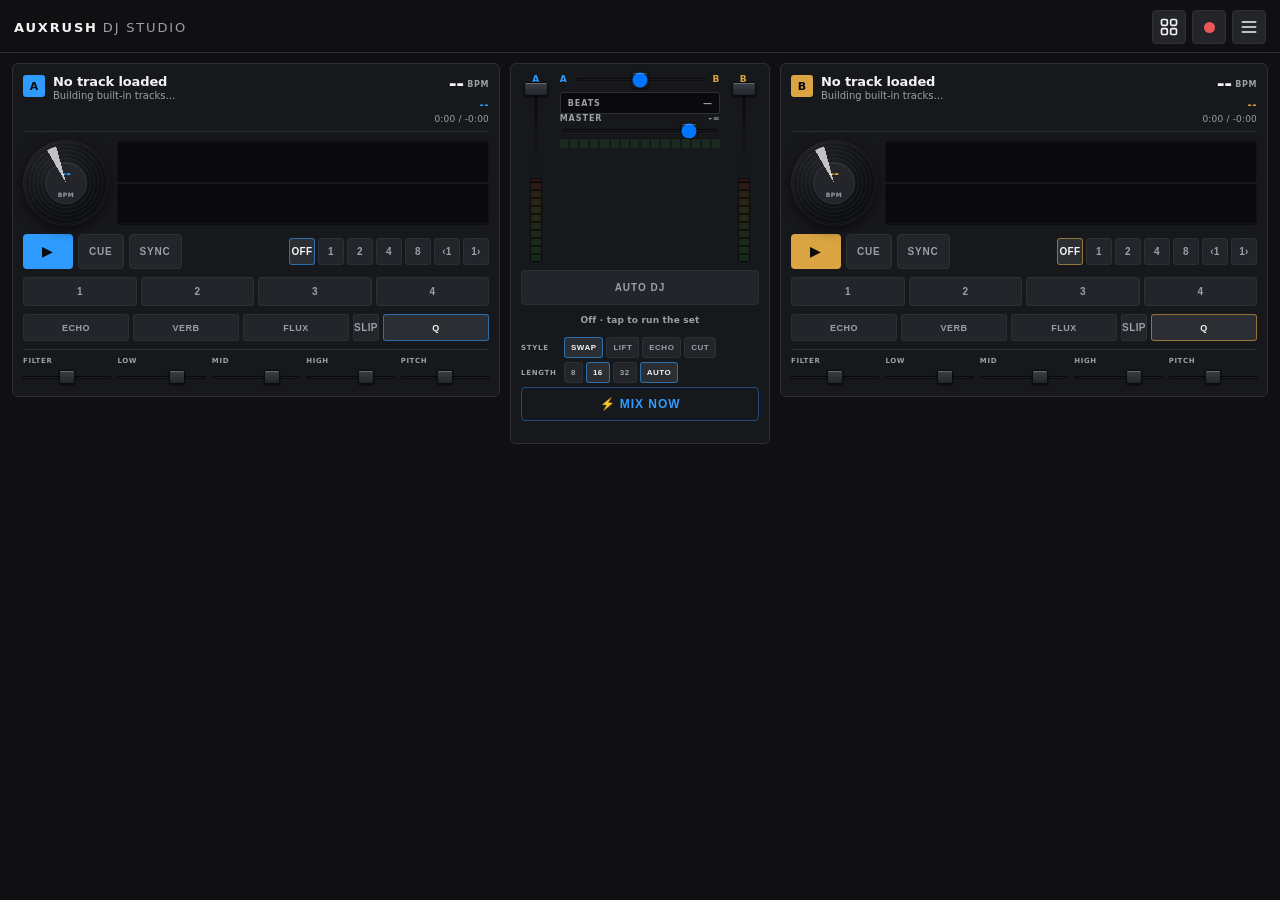
<file: index.html>
<!DOCTYPE html>
<html lang="en">
<head>
<meta charset="utf-8">
<meta name="viewport" content="width=device-width, initial-scale=1, maximum-scale=1, user-scalable=no, viewport-fit=cover">
<meta name="apple-mobile-web-app-capable" content="yes">
<meta name="theme-color" content="#0a0a0f">
<title>AuxRush DJ Studio</title>
<link rel="stylesheet" href="styles.css">
</head>
<body>

<div class="app">
  <header class="topbar">
    <div class="brand"><span class="brand-a">AUXRUSH</span><span class="brand-b">DJ STUDIO</span></div>
    <div class="top-actions">
      <button id="padsBtn" class="icon-btn" title="Sampler pads" aria-label="Sampler pads">
        <svg viewBox="0 0 24 24" width="20" height="20" fill="none" stroke="currentColor" stroke-width="2">
          <rect x="3" y="3" width="7" height="7" rx="1.5"/>
          <rect x="14" y="3" width="7" height="7" rx="1.5"/>
          <rect x="3" y="14" width="7" height="7" rx="1.5"/>
          <rect x="14" y="14" width="7" height="7" rx="1.5"/>
        </svg>
      </button>
      <button id="recordBtn" class="icon-btn" title="Record set" aria-label="Record set">
        <span class="record-dot"></span>
      </button>
      <button id="libraryBtn" class="icon-btn" title="Library" aria-label="Open library">
        <svg viewBox="0 0 24 24" width="20" height="20" fill="none" stroke="currentColor" stroke-width="2" stroke-linecap="round">
          <path d="M4 6h16M4 12h16M4 18h16"/>
        </svg>
      </button>
    </div>
  </header>

  <main class="mixer">
    <section class="deck-slot" data-deck="a"></section>

    <section class="strip">
      <div class="strip-mix">
        <div class="chan">
          <span class="chan-label a">A</span>
          <div id="faderA" class="vfader" aria-label="Deck A volume">
            <div class="vf-track"><div class="vf-fill"></div></div>
            <div class="vf-thumb"></div>
          </div>
          <div class="chan-meter"><div id="meterA" class="chan-meter-fill"></div></div>
        </div>

        <div class="chan-center">
          <div class="crossfader-row">
            <span class="cross-label a">A</span>
            <input id="crossfader" class="crossfader" type="range" min="0" max="1" step="0.005" value="0.5" aria-label="Crossfader">
            <span class="cross-label b">B</span>
          </div>
          <div class="beat-sync">
            <span class="beat-sync-label">BEATS</span>
            <span id="beatState" class="beat-sync-state">—</span>
          </div>
          <div class="master">
            <div class="master-top">
              <span>MASTER</span>
              <span id="masterLevelText">-∞</span>
            </div>
            <input id="masterVolume" class="master-volume" type="range" min="0" max="1" step="0.01" value="0.85" aria-label="Master volume">
            <div class="master-meter" id="masterMeter"></div>
          </div>
        </div>

        <div class="chan">
          <span class="chan-label b">B</span>
          <div id="faderB" class="vfader" aria-label="Deck B volume">
            <div class="vf-track"><div class="vf-fill"></div></div>
            <div class="vf-thumb"></div>
          </div>
          <div class="chan-meter"><div id="meterB" class="chan-meter-fill"></div></div>
        </div>
      </div>

      <div class="strip-block">
        <div class="strip-row">
          <button id="autoDJBtn" class="btn auto">AUTO DJ</button>
          <div id="autoNext" class="auto-next">Off · tap to run the set</div>
          <div class="auto-settings">
            <div class="set-row">
              <span class="set-label">STYLE</span>
              <button class="set-chip active" data-astyle="swap">SWAP</button>
              <button class="set-chip" data-astyle="lift">LIFT</button>
              <button class="set-chip" data-astyle="echo">ECHO</button>
              <button class="set-chip" data-astyle="cut">CUT</button>
            </div>
            <div class="set-row">
              <span class="set-label">LENGTH</span>
              <button class="set-chip" data-alen="8">8</button>
              <button class="set-chip active" data-alen="16">16</button>
              <button class="set-chip" data-alen="32">32</button>
              <button class="set-chip active" data-alen="auto">AUTO</button>
            </div>
            <button id="mixNow" class="btn ghost wide">⚡ MIX NOW</button>
          </div>
          <div id="nextList" class="next-list"></div>
        </div>
      </div>
    </section>

    <section class="deck-slot" data-deck="b"></section>
  </main>
</div>

<div id="padTray" class="pad-tray hidden">
  <div class="pad-tray-head">
    <span>SAMPLER</span>
    <button id="padsClose" class="icon-btn" aria-label="Close pads">✕</button>
  </div>
  <div id="padGrid" class="pad-grid"></div>
</div>

<div id="sheet" class="sheet hidden" role="dialog" aria-modal="true" aria-label="Library">
  <div class="sheet-head">
    <div class="sheet-title">Library</div>
    <div class="mini-transport">
      <button id="miniA" class="btn tiny mini-a" title="Play or pause deck A">A</button>
      <button id="miniB" class="btn tiny mini-b" title="Play or pause deck B">B</button>
    </div>
    <button id="sheetClose" class="icon-btn" aria-label="Close">
      <svg viewBox="0 0 24 24" width="20" height="20" fill="none" stroke="currentColor" stroke-width="2" stroke-linecap="round">
        <path d="M6 6l12 12M18 6L6 18"/>
      </svg>
    </button>
  </div>
  <div class="sheet-body">
    <div class="lib-tools">
      <div class="lib-tabs">
        <button id="tabMix" class="lib-tab active">Mix</button>
        <button id="tabFree" class="lib-tab">Free</button>
        <button id="tabVideos" class="lib-tab">Videos</button>
      </div>
      <input id="libSearch" class="lib-search" type="search" placeholder="Search title, artist, key" aria-label="Search library">
    </div>

    <div id="freePane" class="free-pane hidden">
      <div class="free-genres" id="freeGenres"></div>
      <div class="free-note">
        Creative Commons releases from real artists via the Internet Archive — free to
        download and mix. Commercial releases aren't licensed for that; import your own
        copy if you have one.
      </div>

      <div class="sc-box">
        <div class="sc-head">SOUNDCLOUD · SPOTIFY</div>
        <div class="sc-row">
          <input id="scUrl" class="lib-search" type="url" placeholder="Paste a SoundCloud or Spotify track link" aria-label="SoundCloud or Spotify link">
          <button id="scAdd" class="btn ghost">Add</button>
        </div>
        <div id="scList" class="sc-list"></div>
        <div class="free-note small">
          An account licenses listening inside that app, not mixing through this one — both
          services keep their audio away from the browser. Links are catalogued here with
          their real title and artwork; if the artist allows downloads, grab the file and use
          <strong>+ Import audio</strong> to mix it.
        </div>
      </div>

      <div id="freeResults" class="free-results"></div>
    </div>

    <div id="videoPane" class="video-pane hidden">
      <div class="video-frame" id="videoFrame"></div>
      <div class="video-meta">
        <div id="videoTitle" class="video-title">Pick a video</div>
        <div id="videoNote" class="video-note">Video audio comes from YouTube and can't be fed into the decks — it plays as a video, not as a track.</div>
      </div>
    </div>

    <div id="addVideoRow" class="add-video hidden">
      <input id="videoUrl" class="lib-search" type="url" placeholder="Paste a YouTube link to add it" aria-label="YouTube link">
      <button id="addVideoBtn" class="btn ghost">Add</button>
    </div>

    <div id="libraryList" class="library-grid"></div>

    <div id="recordingsBlock" class="recordings hidden">
      <div class="recordings-title">Recordings</div>
      <div id="recordingsList" class="recordings-list"></div>
    </div>
  </div>
  <div class="sheet-foot">
    <label class="btn ghost" for="fileInput">+ Import audio</label>
    <input id="fileInput" type="file" accept="audio/*" multiple hidden>
    <span class="hint" id="libHint">Built-in tracks · tap Deck A or Deck B</span>
  </div>
</div>

<div id="toast" class="toast hidden"></div>

<script src="js/engine.js"></script>
<script src="js/catalog.js"></script>
<script src="js/app.js"></script>
</body>
</html>
</file>
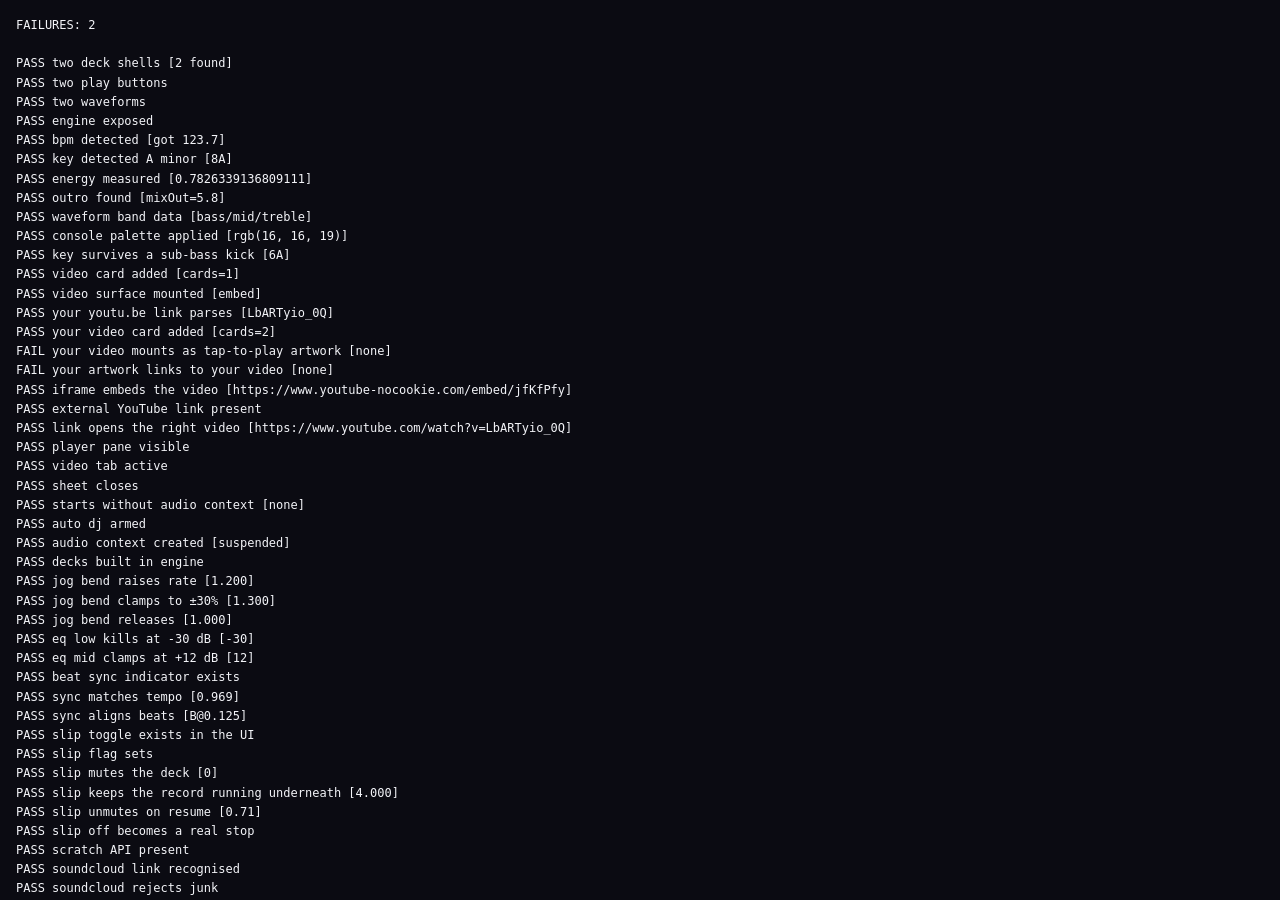
<file: selftest.html>
<!DOCTYPE html>
<html lang="en">
<head>
<meta charset="utf-8">
<meta name="viewport" content="width=device-width, initial-scale=1">
<meta name="theme-color" content="#0a0a0f">
<title>AuxRush self test</title>
<link rel="stylesheet" href="styles.css">
</head>
<body>

<div class="app">
  <header class="topbar">
    <div class="brand"><span class="brand-a">AUXRUSH</span><span class="brand-b">SELF TEST</span></div>
    <div class="top-actions">
      <button id="recordBtn" class="icon-btn" aria-label="Record"><span class="record-dot"></span></button>
      <button id="libraryBtn" class="icon-btn" aria-label="Library">MENU</button>
    </div>
  </header>

  <main class="mixer">
    <section class="deck-slot" data-deck="a"></section>
    <section class="strip">
      <div class="strip-block">
        <div class="crossfader-row">
          <span class="cross-label a">A</span>
          <input id="crossfader" class="crossfader" type="range" min="0" max="1" step="0.005" value="0.5">
          <span class="cross-label b">B</span>
        </div>
        <div class="beat-sync">
          <span class="beat-sync-label">BEATS</span>
          <span id="beatState" class="beat-sync-state">—</span>
        </div>
      </div>
      <div class="strip-block">
        <div class="strip-row">
          <button id="autoDJBtn" class="btn auto">AUTO DJ</button>
          <div id="autoNext" class="auto-next">Off</div>
          <div class="master">
            <div class="master-top"><span>MASTER</span><span id="masterLevelText">-inf</span></div>
            <input id="masterVolume" class="master-volume" type="range" min="0" max="1" step="0.01" value="0.85">
            <div class="master-meter" id="masterMeter"></div>
          </div>
        </div>
      </div>
    </section>
    <section class="deck-slot" data-deck="b"></section>
  </main>
</div>

<div id="sheet" class="sheet hidden" aria-label="Library">
  <div class="sheet-head">
    <div class="sheet-title">Library</div>
    <button id="sheetClose" class="icon-btn" aria-label="Close">X</button>
  </div>
  <div class="sheet-body">
    <div class="lib-tools">
      <div class="lib-tabs">
        <button id="tabMix" class="lib-tab active">Mix</button>
        <button id="tabVideos" class="lib-tab">Videos</button>
      </div>
      <input id="libSearch" class="lib-search" type="search" placeholder="Search">
    </div>
    <div id="videoPane" class="video-pane hidden">
      <div class="video-frame" id="videoFrame"></div>
      <div class="video-meta">
        <div id="videoTitle" class="video-title">Pick a video</div>
        <div class="video-note">Video audio can't be mixed.</div>
      </div>
    </div>
    <div id="addVideoRow" class="add-video hidden">
      <input id="videoUrl" class="lib-search" type="url" placeholder="Paste a YouTube link">
      <button id="addVideoBtn" class="btn ghost">Add</button>
    </div>
    <div id="libraryList" class="library-grid"></div>
    <div id="recordingsBlock" class="recordings hidden">
      <div class="recordings-title">Recordings</div>
      <div id="recordingsList" class="recordings-list"></div>
    </div>
  </div>
  <div class="sheet-foot">
    <label class="btn ghost" for="fileInput">+ Import audio</label>
    <input id="fileInput" type="file" accept="audio/*" multiple hidden>
    <span class="hint" id="libHint">Built-in tracks</span>
  </div>
</div>

<div id="toast" class="toast hidden"></div>

<script src="js/engine.js"></script>
<script src="js/catalog.js"></script>
<script src="js/app.js"></script>
<script>
(function () {
  'use strict';

  var results = [];

  function check(name, ok, detail) {
    results.push((ok ? 'PASS ' : 'FAIL ') + name + (detail ? ' [' + detail + ']' : ''));
  }

  /** Probe whether a YouTube embed can load at all in this environment. */
  function probeEmbeds() {
    var probe = document.createElement('iframe');
    probe.style.cssText = 'position:fixed;width:1px;height:1px;opacity:0;pointer-events:none;border:0';
    probe.src = 'https://www.youtube-nocookie.com/embed/jfKfPfyJRdk?rel=0&playsinline=1';

    var settled = false;
    probe.onload = function () {
      settled = true;
      console.log('LATE PASS youtube embed loaded');
    };
    probe.onerror = function () {
      settled = true;
      console.log('LATE FAIL youtube embed failed to load');
    };
    document.body.appendChild(probe);

    setTimeout(function () {
      if (!settled) console.log('LATE INFO youtube embed not loaded within 2s (likely blocked here)');
    }, 1800);
  }

  function report() {
    var failures = results.filter(function (r) { return r.indexOf('FAIL') === 0; }).length;
    results.forEach(function (r) { console.log(r); });
    document.title = 'SELFTEST ' + (results.length - failures) + '/' + results.length + ' OK';

    var box = document.createElement('div');
    box.style.cssText = 'position:fixed;inset:0;z-index:999;background:#0b0b12;color:#f3f4f8;' +
      'font:12px/1.6 ui-monospace,SFMono-Regular,monospace;padding:16px;white-space:pre-wrap;overflow:auto';
    box.textContent = (failures ? 'FAILURES: ' + failures + '\n\n' : 'ALL CHECKS PASSED\n\n') + results.join('\n');
    document.body.appendChild(box);
  }

  function test() {
    console.log('LATE INFO origin ' + location.protocol + '//' + location.host);
    try {
      window.localStorage.removeItem('auxrush.videos');
    } catch (err) { /* ignore */ }
    try {
      if (window.AuxRushApp && window.AuxRushApp.clearVideos) window.AuxRushApp.clearVideos();
    } catch (err) { /* ignore */ }

    try {
      check('two deck shells', document.querySelectorAll('.deck').length === 2,
        document.querySelectorAll('.deck').length + ' found');
      check('two play buttons', document.querySelectorAll('.btn.play').length === 2);
      check('two waveforms', document.querySelectorAll('canvas.wave').length === 2);
      check('engine exposed', !!window.AuxRushApp);
    } catch (err) {
      check('ui checks', false, err.message);
    }

    try {
      var sr = 44100;
      var secs = 8;
      var n = sr * secs;
      var data = new Float32Array(n);
      var beatSeconds = 60 / 124;
      var seed = 12345;
      for (var i = 0; i < n; i++) {
        var t = i / sr;
        // 50 ms percussive burst on every beat, silence in between
        var since = t % beatSeconds;
        var v = 0;
        if (since < 0.05) {
          seed = (seed * 1103515245 + 12345) & 0x7fffffff;
          var noise = (seed / 0x7fffffff) * 2 - 1;
          v = noise * Math.exp(-since * 60);
        }
        // quiet A minor pad underneath (A3, C4, E4)
        v += 0.06 * (Math.sin(2 * Math.PI * 220 * t) +
                     Math.sin(2 * Math.PI * 261.63 * t) +
                     Math.sin(2 * Math.PI * 329.63 * t));
        data[i] = v;
      }
      var fakeBuffer = {
        sampleRate: sr,
        length: n,
        numberOfChannels: 2,
        duration: secs,
        getChannelData: function () { return data; }
      };
      var analysis = window.AuxRush.analyzeBuffer(fakeBuffer);
      check('bpm detected', Math.abs(analysis.bpm - 124) < 6, 'got ' + analysis.bpm.toFixed(1));
      check('key detected A minor', analysis.key && analysis.key.camelot === '8A',
        analysis.key ? analysis.key.camelot : 'none');
      check('energy measured', typeof analysis.energy === 'number' && analysis.energy > 0.05,
        String(analysis.energy));
      check('outro found', analysis.mixOut > 0, 'mixOut=' + analysis.mixOut.toFixed(1));
    check('waveform band data', !!(analysis.bandsLow && analysis.bandsMid && analysis.bandsHigh),
      analysis.bandsLow ? 'bass/mid/treble' : 'missing');
    var bodyBg = getComputedStyle(document.body).backgroundColor;
    check('console palette applied', bodyBg === 'rgb(16, 16, 19)', bodyBg);
    } catch (err) {
      check('analysis', false, err.message);
    }

    // Key detection must not be hijacked by a sub-bass kick: a G minor triad
    // over a 45 Hz kick still has to read as 6A.
    try {
      var gsr = 44100;
      var gn = gsr * 4;
      var gdata = new Float32Array(gn);
      for (var gi = 0; gi < gn; gi++) {
        var gt = gi / gsr;
        var triad = Math.sin(2 * Math.PI * 196 * gt) +
                    Math.sin(2 * Math.PI * 233.08 * gt) +
                    Math.sin(2 * Math.PI * 293.66 * gt);
        var sinceBeat = gt % (60 / 128);
        var kick = Math.exp(-sinceBeat * 40) * Math.sin(2 * Math.PI * 45 * gt);
        gdata[gi] = 0.25 * triad + 0.8 * kick;
      }
      var gbuffer = {
        sampleRate: gsr,
        length: gn,
        numberOfChannels: 2,
        duration: 4,
        getChannelData: function () { return gdata; }
      };
      var gkey = window.AuxRush.analyzeBuffer(gbuffer).key;
      check('key survives a sub-bass kick', gkey && gkey.camelot === '6A',
        gkey ? gkey.camelot : 'none');
    } catch (err) {
      check('key vs kick', false, err.message);
    }

    try {
      document.getElementById('libraryBtn').click();
      document.getElementById('tabVideos').click();
      document.getElementById('videoUrl').value = 'https://youtu.be/jfKfPfyJRdk';
      document.getElementById('addVideoBtn').click();
      check('video card added',
        document.querySelectorAll('#libraryList .vid-card').length === 1,
        'cards=' + document.querySelectorAll('#libraryList .vid-card').length);

      var iframe = document.querySelector('#videoFrame iframe');
      var poster = document.querySelector('#videoFrame .video-fallback');
      check('video surface mounted', !!iframe || !!poster,
        iframe ? 'embed' : (poster ? 'poster fallback' : 'nothing'));

      // The user's actual link: https://youtu.be/LbARTyio_0Q?si=... must parse,
// and adding it must mount THEIR video as tap-to-play artwork (this local
// view can't embed YouTube — error 153 — but the song is one tap away).
      var userLink = 'https://youtu.be/LbARTyio_0Q?si=_r44lGpiOozSoaU3';
      var userId = window.AuxRushApp.youtubeId(userLink);
      check('your youtu.be link parses', userId === 'LbARTyio_0Q', userId || 'none');
      document.getElementById('videoUrl').value = userLink;
      document.getElementById('addVideoBtn').click();
      check('your video card added',
        document.querySelectorAll('#libraryList .vid-card').length === 2,
        'cards=' + document.querySelectorAll('#libraryList .vid-card').length);

      var userFallback = document.querySelector('#videoFrame .video-fallback');
      check('your video mounts as tap-to-play artwork',
        !!userFallback && userFallback.tagName === 'A',
        userFallback ? userFallback.tagName : 'none');
      check('your artwork links to your video',
        !!userFallback && userFallback.href.indexOf('watch?v=LbARTyio_0Q') !== -1,
        userFallback ? userFallback.href.slice(0, 60) : 'none');

      if (iframe) {
        var src = iframe.getAttribute('src') || '';
        check('iframe embeds the video', src.indexOf('/embed/jfKfPfyJRdk') !== -1, src.slice(0, 46));
      } else {
        check('fallback shows the thumbnail', !!poster);
      }
      check('external YouTube link present', !!document.querySelector('#videoTitle a'));
      var openLink = document.querySelector('#videoTitle a');
      // The pane always shows the most recently added video.
      var newestVideo = window.AuxRushApp.videos()[0];
      check('link opens the right video',
        !!openLink && newestVideo && openLink.href.indexOf('watch?v=' + newestVideo.videoId) !== -1,
        openLink ? openLink.href : 'none');
      check('player pane visible', !document.getElementById('videoPane').classList.contains('hidden'));

      // Does the YouTube thumbnail actually resolve from this device?
      var thumb = new Image();
      thumb.onload = function () {
        console.log('LATE PASS thumbnail loaded [' + thumb.naturalWidth + 'x' + thumb.naturalHeight + ']');
      };
      thumb.onerror = function () {
        console.log('LATE FAIL thumbnail failed to load');
      };
      thumb.src = 'https://img.youtube.com/vi/jfKfPfyJRdk/hqdefault.jpg';

      probeEmbeds();

      check('video tab active', document.getElementById('tabVideos').classList.contains('active'));
      document.getElementById('sheetClose').click();
      check('sheet closes', document.getElementById('sheet').classList.contains('hidden'));
    } catch (err) {
      check('library', false, err.message);
    }

    try {
      var st0 = window.AuxRushApp.status();
      check('starts without audio context', st0.hasContext === false, st0.contextState);
      document.getElementById('autoDJBtn').click();
      var st = window.AuxRushApp.status();
      check('auto dj armed', st.autoDJ === true);
      check('audio context created', st.hasContext === true, st.contextState);
      check('decks built in engine', !!st.decks);

      // --- audit features: jog bend, EQ kill, sync tempo + beat alignment ---
      var engine = window.AuxRushApp.engine;
      var dA = engine.decks.a;
      var dB = engine.decks.b;

      dA.setBend(20);
      check('jog bend raises rate', Math.abs(dA.effectiveRate() - dA.rate * 1.2) < 1e-6,
        dA.effectiveRate().toFixed(3));
      dA.setBend(999);
      check('jog bend clamps to ±30%', Math.abs(dA.effectiveRate() - dA.rate * 1.3) < 1e-6,
        dA.effectiveRate().toFixed(3));
      dA.setBend(0);
      check('jog bend releases', Math.abs(dA.effectiveRate() - dA.rate) < 1e-6,
        dA.effectiveRate().toFixed(3));

      dA.setEQ(-100, 100, 0);
      check('eq low kills at -30 dB', Math.abs(dA.eqLow.gain.value + 30) < 1e-6,
        dA.eqLow.gain.value.toFixed(0));
      check('eq mid clamps at +12 dB', Math.abs(dA.eqMid.gain.value - 12) < 1e-6,
        dA.eqMid.gain.value.toFixed(0));
      dA.setEQ(0, 0, 0);

      check('beat sync indicator exists', !!document.getElementById('beatState'));

      // Sync: tempo matching first, then beat alignment. The context is
      // suspended here so time is frozen — positions hold at their offsets,
      // which makes the phase math exactly checkable.
      dA.bpm = 124; dA.rate = 1;
      dB.bpm = 128; dB.rate = 1;
      dB.syncTo(dA, true);
      check('sync matches tempo', Math.abs(dB.rate - 124 / 128) < 0.01, dB.rate.toFixed(3));

      dA.bpm = 120; dA.rate = 1;
      dA.duration = 10;
      dA.pausedPos = 0.125; // quarter of a beat in
      dA.playing = true;
      dB.bpm = 120; dB.rate = 1;
      dB.duration = 10;
      dB.pausedPos = 0;
      dB.playing = true;
      dB.syncTo(dA, true);
      check('sync aligns beats', Math.abs(dB.pausedPos - 0.125) < 0.01,
        'B@' + dB.pausedPos.toFixed(3));

      dA.playing = false; dB.playing = false;
      dA.bpm = 0; dB.bpm = 0;
      dA.duration = 0; dB.duration = 0;
      dA.pausedPos = 0; dB.pausedPos = 0;
      check('slip toggle exists in the UI', document.querySelectorAll('.chip.slip').length === 2);
    } catch (err) {
      check('auto dj', false, err.message);
    }

    // Slip (flux) and scratch: the two "pro hands" gestures.
    try {
      var deckA = window.AuxRushApp.engine.decks.a;
      var deckB = window.AuxRushApp.engine.decks.b;

      // Slip: pausing mutes the deck while the record keeps running underneath.
      deckA.bpm = 124;
      deckA.duration = 30;
      deckA.pausedPos = 0;
      deckA.playing = false;
      deckA.setSlip(true);
      check('slip flag sets', deckA.slip === true);

      deckA.slipHeld = true;
      deckA.slipStartCtx = window.AuxRushApp.engine.ctx.currentTime;
      deckA.slipStartPos = 4;
      deckA.applyVolume();
      check('slip mutes the deck', deckA.volumeGain.gain.value === 0,
        String(deckA.volumeGain.gain.value));

      var virt = deckA.slipPosition();
      check('slip keeps the record running underneath', virt >= 4, virt.toFixed(3));

      deckA.slipHeld = false;
      deckA.applyVolume();
      check('slip unmutes on resume', deckA.volumeGain.gain.value > 0,
        deckA.volumeGain.gain.value.toFixed(2));

      deckA.slipHeld = true;
      deckA.setSlip(false);
      check('slip off becomes a real stop', deckA.playing === false && deckA.slipHeld === false);

      // Scratch needs real audio, so it's checked in the late block below.
      check('scratch API present', typeof deckB.scratchStart === 'function' &&
        typeof deckB.scratchMove === 'function' && typeof deckB.scratchEnd === 'function');

      deckB.duration = 0;
      deckB.bpm = 0;
      deckB.pausedPos = 0;
      deckA.duration = 0;
      deckA.bpm = 0;
      deckA.pausedPos = 0;
    } catch (err) {
      check('slip/scratch', false, err.message);
    }

    // Scratch: grains follow the finger, both directions, on a real buffer.
    window.AuxRush.renderDemo(window.AuxRush.DEMOS[0], 1).then(function (buffer) {
      var deck = window.AuxRushApp.engine.decks.b;
      deck.loadTrack({ id: 9001, buffer: buffer, duration: buffer.duration, bpm: 124, cues: [null, null, null, null] });

      var grabbed = deck.scratchStart();
      console.log((grabbed && deck.scratchActive ? 'LATE PASS' : 'LATE FAIL') +
        ' scratch engages');

      deck.scratchMove(0.1, 1.2);
      console.log((Math.abs(deck.scratchPos - 0.1) < 0.02 ? 'LATE PASS' : 'LATE FAIL') +
        ' scratch moves forward [' + deck.scratchPos.toFixed(3) + ']');

      deck.scratchMove(-0.06, 1.2);
      console.log((Math.abs(deck.scratchPos - 0.04) < 0.02 ? 'LATE PASS' : 'LATE FAIL') +
        ' scratch runs backwards [' + deck.scratchPos.toFixed(3) + ']');

      deck.scratchEnd();
      console.log((!deck.scratchActive ? 'LATE PASS' : 'LATE FAIL') + ' scratch releases');
    }).catch(function (err) {
      console.log('LATE FAIL scratch [' + (err && err.message ? err.message : err) + ']');
    });

    try {
      var padsBtn = document.getElementById('padsBtn');
      if (!padsBtn) {
        console.log('LATE INFO sampler tray skipped — this page has no pads button');
      } else {
        padsBtn.click();
        check('sampler tray opens', !document.getElementById('padTray').classList.contains('hidden'));
      }
      setTimeout(function () {
        var pads = document.querySelectorAll('#padGrid .pad').length;
        console.log((pads === 8 ? 'LATE PASS' : 'LATE FAIL') + ' sampler pads rendered [' + pads + ']');
        try {
          var first = document.querySelector('#padGrid .pad');
          if (first) {
            first.dispatchEvent(new Event('pointerdown'));
            first.dispatchEvent(new Event('pointerup'));
            console.log('LATE PASS pad trigger fired without error');
          } else {
            console.log('LATE FAIL pad trigger skipped — no pads');
          }
        } catch (err) {
          console.log('LATE FAIL pad trigger [' + err.message + ']');
        }
      }, 2500);
    } catch (err) {
      check('sampler tray', false, err.message);
    }

    // SoundCloud: can the browser read oEmbed metadata for a link?
    if (window.AuxRushCatalog && window.AuxRushCatalog.soundCloudInfo) {
      var scLink = 'https://soundcloud.com/forss/flickermood';
      check('soundcloud link recognised', window.AuxRushCatalog.isSoundCloudUrl(scLink) === true);
      check('soundcloud rejects junk', window.AuxRushCatalog.isSoundCloudUrl('not a link') === false);
      check('spotify link recognised',
        window.AuxRushCatalog.isSpotifyUrl('https://open.spotify.com/track/4cOdK2wGLETKBW3PvgPWqT') === true);
      check('spotify rejects junk', window.AuxRushCatalog.isSpotifyUrl('not a link') === false);

      window.AuxRushCatalog.spotifyInfo('https://open.spotify.com/track/4cOdK2wGLETKBW3PvgPWqT').then(function (info) {
        console.log((info && info.title ? 'LATE PASS' : 'LATE FAIL') +
          ' spotify metadata [' + (info ? info.title : 'none') + ']');
      }).catch(function (err) {
        console.log('LATE FAIL spotify metadata [' + (err && err.message) + ']');
      });

      window.AuxRushCatalog.soundCloudInfo(scLink).then(function (info) {
        console.log((info && info.title ? 'LATE PASS' : 'LATE FAIL') +
          ' soundcloud metadata [' + (info ? info.title + ' — ' + info.artist : 'none') + ']');
      }).catch(function (err) {
        console.log('LATE FAIL soundcloud metadata [' + (err && err.message) + ']');
      });
    } else {
      console.log('LATE FAIL soundcloud helper missing');
    }

    // Free music shelf: real CC releases from the Internet Archive.
    if (window.AuxRushCatalog) {
      window.AuxRushCatalog.picks().then(function (items) {
        console.log((items.length >= 3 ? 'LATE PASS' : 'LATE FAIL') +
          ' free catalogue picks [' + items.length + ']');
      }).catch(function (err) {
        console.log('LATE FAIL free catalogue picks [' + (err && err.message) + ']');
      });

      window.AuxRushCatalog.tracks('DWK060').then(function (list) {
        var first = list[0];
        console.log((list.length > 0 && first && /\.mp3$/i.test(first.url) ? 'LATE PASS' : 'LATE FAIL') +
          ' free track resolves [' + (first ? first.artist + ' — ' + first.title : 'none') + ']');

        // Can the browser actually pull the audio bytes? Check the response,
        // then cancel the body so the test doesn't download 39 MB.
        if (!first) return null;
        return fetch(first.url).then(function (response) {
          console.log((response.ok ? 'LATE PASS' : 'LATE FAIL') +
            ' free audio fetchable [' + response.status + ']');
          if (response.body && response.body.cancel) {
            response.body.cancel().catch(function () {});
          }
        }).catch(function (err) {
          console.log('LATE FAIL free audio blocked [' + (err && err.message) + ']');
        });
      }).catch(function (err) {
        console.log('LATE FAIL free track resolve [' + (err && err.message) + ']');
      });
    } else {
      console.log('LATE FAIL free catalogue missing');
    }

    setTimeout(function () {
      window.AuxRushApp.storage.put('state', 'selftest', { ok: 1 }).then(function () {
        return window.AuxRushApp.storage.get('state', 'selftest');
      }).then(function (v) {
        console.log((v && v.ok === 1 ? 'LATE PASS' : 'LATE FAIL') + ' idb round trip');
      }).catch(function (err) {
        console.log('LATE FAIL idb round trip [' + (err && err.message) + ']');
      });
      var blob = new Blob(['x'], { type: 'audio/mpeg' });
      window.AuxRushApp.storage.put('audio', 'selftest-audio', { blob: blob, title: 't' }).then(function () {
        return window.AuxRushApp.storage.get('audio', 'selftest-audio');
      }).then(function (rec) {
        console.log((rec && rec.blob && rec.blob.size === 1 ? 'LATE PASS' : 'LATE FAIL') + ' blob round trip');
      }).catch(function (err) {
        console.log('LATE FAIL blob round trip [' + (err && err.message) + ']');
      });
    }, 300);

    report();

    // The built-in music path: render a short demo of each groove, analyse it
    // and report the key, so key detection can be checked across the set.
    window.AuxRush.DEMOS.forEach(function (groove) {
      window.AuxRush.renderDemo(groove, 2).then(function (buffer) {
        var a = window.AuxRush.analyzeBuffer(buffer);
        console.log('LATE PASS ' + groove.title + ' [' + buffer.duration.toFixed(1) + 's, ' +
          Math.round(a.bpm) + ' bpm, key ' + (a.key ? a.key.camelot : 'none') +
          ', energy ' + a.energy.toFixed(2) + ']');
      }).catch(function (err) {
        console.log('LATE FAIL ' + groove.title + ' [' + (err && err.message ? err.message : err) + ']');
      });
    });
  }

  if (document.readyState === 'loading') {
    window.addEventListener('DOMContentLoaded', function () { setTimeout(test, 0); });
  } else {
    setTimeout(test, 0);
  }
})();
</script>
</body>
</html>
</file>
<file: styles.css>
/* AuxRush DJ Studio — console theme
   Visual language researched from djay Pro and Serato DJ Pro: near-black
   canvas, neutral hairline panels, tiny caps labels with tabular numerals,
   saturated colour only for data (waveform bands, meters, cue flags). */

:root {
  --bg: #101013;
  --well: #0a0a0c;
  --panel: #17181c;
  --panel-2: #23252b;
  --raised: #2b2e33;
  --line: #2e3036;
  --hair: #0b0c0d;
  --text: #f2f3f4;
  --muted: #9aa0a6;
  --a: #2f9bff;
  --b: #d9a441;
  --ok: #38c172;
  --warn: #f2c94c;
  --bad: #eb5757;
  --radius: 6px;
}

* { box-sizing: border-box; -webkit-tap-highlight-color: transparent; }

html, body {
  margin: 0;
  min-height: 100%;
  background: var(--bg);
  color: var(--text);
  font-family: -apple-system, BlinkMacSystemFont, "SF Pro Text", "Segoe UI", system-ui, sans-serif;
  font-variant-numeric: tabular-nums;
  overscroll-behavior: none;
}

/* Pro consoles are flat: no ambient glow behind the controls. */
body::before { content: none; }

.app {
  position: relative;
  z-index: 1;
  min-height: 100vh;
  display: flex;
  flex-direction: column;
  padding-bottom: env(safe-area-inset-bottom);
}

/* ---------- top bar --------- */

.topbar {
  display: flex;
  align-items: center;
  justify-content: space-between;
  gap: 12px;
  padding: 12px 14px 8px;
  padding-top: calc(10px + env(safe-area-inset-top));
  border-bottom: 1px solid var(--line);
}

.brand {
  font-size: 13px;
  font-weight: 700;
  letter-spacing: 0.14em;
  text-transform: uppercase;
  display: flex;
  gap: 5px;
}

.brand-a { color: var(--text); }
.brand-b { color: var(--muted); font-weight: 500; }

.top-actions { display: flex; gap: 6px; }

.icon-btn {
  width: 34px;
  height: 34px;
  border-radius: 4px;
  display: grid;
  place-items: center;
  background: var(--panel-2);
  border: 1px solid var(--line);
  color: var(--text);
  cursor: pointer;
  transition: background 0.15s ease, border-color 0.15s ease;
}

.icon-btn:active { background: var(--raised); }

.record-dot {
  width: 11px;
  height: 11px;
  border-radius: 50%;
  background: var(--bad);
  transition: transform 0.2s ease, box-shadow 0.2s ease;
}

.icon-btn.recording .record-dot {
  box-shadow: 0 0 0 3px rgba(235, 87, 87, 0.22), 0 0 10px rgba(235, 87, 87, 0.6);
  transform: scale(1.08);
}

/* ---------- layout --------- */

.mixer {
  display: grid;
  gap: 8px;
  padding: 8px;
  grid-template-columns: minmax(0, 1fr);
  align-items: start;
}

@media (min-width: 920px) {
  .mixer {
    grid-template-columns: minmax(0, 1fr) 260px minmax(0, 1fr);
    padding: 10px 12px 20px;
    gap: 10px;
  }
}

/* ---------- deck --------- */

.deck {
  --accent: var(--a);
  background: var(--panel);
  border: 1px solid var(--line);
  border-radius: var(--radius);
  padding: 10px;
  display: flex;
  flex-direction: column;
  gap: 8px;
  transition: border-color 0.2s ease;
}

.deck[data-deck="b"] { --accent: var(--b); }

/* Serato/Traktor language: the live deck gets a thin accent border, not a glow. */
.deck.playing {
  border-color: color-mix(in srgb, var(--accent) 70%, transparent);
}

.deck-head {
  display: flex;
  align-items: flex-start;
  gap: 8px;
  padding-bottom: 7px;
  border-bottom: 1px solid var(--line);
}

.deck-badge {
  width: 22px;
  height: 22px;
  border-radius: 3px;
  display: grid;
  place-items: center;
  font-size: 11px;
  font-weight: 800;
  color: #0b0c0d;
  background: var(--accent);
  flex: none;
  margin-top: 1px;
}

.deck-meta { min-width: 0; flex: 1; }

.track-title {
  font-size: 13px;
  font-weight: 600;
  white-space: nowrap;
  overflow: hidden;
  text-overflow: ellipsis;
  letter-spacing: -0.01em;
}

.track-artist {
  font-size: 10px;
  color: var(--muted);
  white-space: nowrap;
  overflow: hidden;
  text-overflow: ellipsis;
  margin-top: 1px;
}

.deck-readout { text-align: right; flex: none; }

/* Instrument-panel texture: tiny caps label, big tabular value. */
.bpm-value {
  font-size: 19px;
  font-weight: 600;
  line-height: 1;
  letter-spacing: -0.02em;
  font-variant-numeric: tabular-nums;
  color: var(--text);
}

.bpm-value::after {
  content: " BPM";
  font-size: 8px;
  font-weight: 700;
  letter-spacing: 0.08em;
  color: var(--muted);
  vertical-align: 3px;
}

.key-value {
  display: inline-block;
  margin-top: 3px;
  font-size: 10px;
  font-weight: 700;
  letter-spacing: 0.06em;
  color: var(--accent);
}

.time-value {
  font-size: 9px;
  color: var(--muted);
  font-variant-numeric: tabular-nums;
  margin-top: 2px;
  letter-spacing: 0.02em;
}

/* stage: platter + waveform */

.deck-stage {
  display: flex;
  align-items: center;
  gap: 8px;
}

.platter {
  width: 86px;
  height: 86px;
  flex: none;
  border-radius: 50%;
  /* Vinyl: grooves plus the white rotation stripe real decks paint on. */
  background:
    repeating-radial-gradient(circle at 50% 50%,
      rgba(255, 255, 255, 0.045) 0 1px,
      transparent 1px 4px),
    radial-gradient(circle at 32% 26%, #202227, #0d0e11 68%);
  box-shadow: inset 0 0 0 1px rgba(255, 255, 255, 0.07), 0 4px 12px rgba(0, 0, 0, 0.55);
  display: grid;
  place-items: center;
  position: relative;
}

.platter-ring {
  position: absolute;
  inset: 5px;
  border-radius: 50%;
  background: conic-gradient(from 0deg,
    transparent 0deg 330deg,
    rgba(255, 255, 255, 0.72) 330deg 345deg,
    transparent 345deg 360deg);
  transition: transform 0.08s linear;
  pointer-events: none;
}

.platter-hub {
  width: 42px;
  height: 42px;
  border-radius: 50%;
  display: grid;
  place-items: center;
  gap: 1px;
  background: var(--panel-2);
  border: 1px solid var(--line);
  font-size: 11px;
  font-weight: 700;
  color: var(--text);
  font-variant-numeric: tabular-nums;
  box-shadow: inset 0 1px 0 rgba(255, 255, 255, 0.08);
}

.platter-bpm {
  font-size: 6px;
  font-weight: 700;
  color: var(--muted);
  letter-spacing: 0.1em;
}

.wave-wrap { flex: 1; min-width: 0; }

/* Waveform well: recessed near-black strip with hairlines top and bottom. */
.wave {
  width: 100%;
  height: 84px;
  display: block;
  border-radius: 3px;
  background: var(--well);
  border: none;
  border-top: 1px solid var(--hair);
  border-bottom: 1px solid var(--hair);
  box-shadow: inset 0 0 0 1px rgba(255, 255, 255, 0.03);
  touch-action: none;
  cursor: ew-resize;
}

/* transport */

.deck-controls {
  display: flex;
  align-items: center;
  gap: 6px;
}

.transport { display: flex; gap: 5px; }

.btn {
  border: 1px solid var(--line);
  background: var(--panel-2);
  color: var(--text);
  border-radius: 4px;
  font-size: 10px;
  font-weight: 700;
  letter-spacing: 0.08em;
  text-transform: uppercase;
  padding: 9px 10px;
  cursor: pointer;
  transition: transform 0.08s ease, background 0.15s ease, color 0.15s ease;
}

.btn:active { transform: scale(0.97); }

.btn.play {
  width: 50px;
  color: #0b0c0d;
  background: var(--accent);
  border-color: transparent;
  font-size: 13px;
}

.deck.playing .btn.play { box-shadow: none; }

.btn.cue, .btn.sync { color: var(--muted); }

.btn.sync.on {
  background: color-mix(in srgb, var(--b) 85%, transparent);
  color: #0b0c0d;
  border-color: transparent;
}

.loops {
  display: flex;
  gap: 3px;
  margin-left: auto;
}

.chip {
  border: 1px solid var(--line);
  background: var(--panel-2);
  color: var(--muted);
  border-radius: 3px;
  font-size: 10px;
  font-weight: 700;
  letter-spacing: 0.04em;
  min-width: 26px;
  padding: 7px 0;
  cursor: pointer;
}

.chip.active {
  background: var(--raised);
  border-color: color-mix(in srgb, var(--accent) 60%, transparent);
  color: var(--text);
}

/* hot cues */

.hotcues { display: grid; grid-template-columns: repeat(4, 1fr); gap: 6px; }

.cue-slot {
  border: 1px solid var(--line);
  background: var(--panel-2);
  color: var(--muted);
  border-radius: 9px;
  padding: 7px 0;
  font-size: 11px;
  font-weight: 800;
  cursor: pointer;
}

.cue-slot.set {
  background: color-mix(in srgb, var(--accent) 80%, transparent);
  border-color: transparent;
  color: #06121a;
}

/* mix row */

.deck-mix {
  display: flex;
  align-items: flex-end;
  gap: 10px;
  flex-wrap: wrap;
}

.knob, .fader {
  display: flex;
  flex-direction: column;
  gap: 5px;
  font-size: 8px;
  font-weight: 800;
  letter-spacing: 0.06em;
  color: var(--muted);
  min-width: 46px;
}

.knob input, .fader input {
  -webkit-appearance: none;
  appearance: none;
  width: 100%;
  height: 22px;
  background: transparent;
  margin: 0;
}

input[type="range"]::-webkit-slider-runnable-track {
  height: 5px;
  border-radius: 3px;
  background: #262633;
}

input[type="range"]::-moz-range-track {
  height: 5px;
  border-radius: 3px;
  background: #262633;
}

input[type="range"]::-webkit-slider-thumb {
  -webkit-appearance: none;
  appearance: none;
  width: 15px;
  height: 15px;
  margin-top: -5px;
  border-radius: 50%;
  background: #f4f4f8;
  border: 2px solid #0b0b12;
  box-shadow: 0 1px 4px rgba(0, 0, 0, 0.6);
}

input[type="range"]::-moz-range-thumb {
  width: 15px;
  height: 15px;
  border-radius: 50%;
  background: #f4f4f8;
  border: 2px solid #0b0b12;
}

.deck-meter {
  flex: 1;
  min-width: 60px;
  height: 8px;
  border-radius: 4px;
  background: #1c1c27;
  overflow: hidden;
  align-self: center;
}

.deck-meter-fill {
  height: 100%;
  width: 0%;
  background: linear-gradient(90deg, var(--ok), var(--warn) 75%, var(--bad));
  transition: width 0.07s linear;
}

/* ---------- strip --------- */

.strip {
  display: flex;
  flex-direction: column;
  gap: 10px;
  background: linear-gradient(180deg, rgba(255, 255, 255, 0.05), rgba(255, 255, 255, 0.01)), var(--panel);
  border: 1px solid var(--line);
  border-radius: var(--radius);
  padding: 14px;
}

.crossfader-row { display: flex; align-items: center; gap: 10px; }

.cross-label { font-size: 12px; font-weight: 900; }
.cross-label.a { color: var(--a); }
.cross-label.b { color: var(--b); }

.crossfader { flex: 1; }

.strip-row { display: flex; flex-direction: column; gap: 12px; }

.btn.auto {
  width: 100%;
  padding: 11px 10px;
  background: var(--panel-2);
  color: var(--muted);
}

.btn.auto.on {
  background: linear-gradient(90deg, color-mix(in srgb, var(--a) 85%, transparent), color-mix(in srgb, var(--b) 85%, transparent));
  color: #05070a;
  border-color: transparent;
}

.auto-next {
  font-size: 10px;
  font-weight: 600;
  color: var(--muted);
  text-align: center;
  margin-top: -2px;
  white-space: nowrap;
  overflow: hidden;
  text-overflow: ellipsis;
}

.master { display: flex; flex-direction: column; gap: 6px; }

.master-top {
  display: flex;
  justify-content: space-between;
  font-size: 9px;
  font-weight: 800;
  letter-spacing: 0.08em;
  color: var(--muted);
}

.master-meter { display: flex; gap: 2px; height: 12px; }

.master-meter span {
  flex: 1;
  border-radius: 2px;
  background: rgba(255, 255, 255, 0.07);
}

.master-meter span.lit { background: var(--ok); }
.master-meter span.lit.warn { background: var(--warn); }
.master-meter span.lit.bad { background: var(--bad); }

/* ---------- sheet --------- */

.sheet {
  position: fixed;
  inset: 0;
  z-index: 40;
  display: flex;
  flex-direction: column;
  background: #0c0c14;
  padding-top: env(safe-area-inset-top);
}

.sheet.hidden { display: none; }

.sheet-head {
  display: flex;
  align-items: center;
  justify-content: space-between;
  padding: 14px 16px 10px;
}

.sheet-title { font-size: 20px; font-weight: 800; }

.sheet-body {
  flex: 1;
  overflow-y: auto;
  padding: 0 12px 12px;
  -webkit-overflow-scrolling: touch;
}

.library-list { display: flex; flex-direction: column; gap: 8px; }

.lib-row {
  display: flex;
  align-items: center;
  gap: 10px;
  padding: 10px 12px;
  background: var(--panel);
  border: 1px solid var(--line);
  border-radius: 14px;
}

.lib-meta { min-width: 0; flex: 1; }

.lib-title {
  font-size: 14px;
  font-weight: 700;
  white-space: nowrap;
  overflow: hidden;
  text-overflow: ellipsis;
}

.lib-sub { font-size: 11px; color: var(--muted); }

.bpm-badge {
  font-size: 11px;
  font-weight: 800;
  padding: 4px 8px;
  border-radius: 999px;
  background: rgba(34, 211, 238, 0.12);
  color: var(--a);
  font-variant-numeric: tabular-nums;
  flex: none;
}

.lib-btn {
  width: 34px;
  height: 34px;
  border-radius: 50%;
  border: none;
  font-size: 12px;
  font-weight: 900;
  color: #05070a;
  background: var(--a);
  flex: none;
  cursor: pointer;
}

.lib-btn.b { background: var(--b); }

.lib-btn.delete {
  width: 28px;
  height: 28px;
  border-radius: 8px;
  background: transparent;
  color: var(--muted);
  border: 1px solid var(--line);
  font-size: 13px;
}

.recordings { margin-top: 18px; }

.recordings-title {
  font-size: 11px;
  font-weight: 800;
  letter-spacing: 0.08em;
  color: var(--muted);
  margin-bottom: 8px;
}

.recordings-list { display: flex; flex-direction: column; gap: 6px; }

.rec-row {
  display: flex;
  align-items: center;
  justify-content: space-between;
  gap: 10px;
  padding: 10px 12px;
  background: var(--panel);
  border: 1px solid var(--line);
  border-radius: 12px;
  font-size: 12px;
}

.rec-row a { color: var(--a); text-decoration: none; font-weight: 700; }

.sheet-foot {
  display: flex;
  align-items: center;
  gap: 10px;
  padding: 12px 16px calc(14px + env(safe-area-inset-bottom));
  border-top: 1px solid var(--line);
  background: #0c0c14;
}

.btn.ghost {
  background: transparent;
  color: var(--a);
  border-color: color-mix(in srgb, var(--a) 40%, transparent);
  font-size: 12px;
  white-space: nowrap;
}

.hint {
  font-size: 10px;
  color: var(--muted);
  white-space: nowrap;
  overflow: hidden;
  text-overflow: ellipsis;
}

/* ---------- toast --------- */

.toast {
  position: fixed;
  left: 50%;
  bottom: calc(24px + env(safe-area-inset-bottom));
  transform: translateX(-50%);
  background: rgba(20, 20, 30, 0.96);
  border: 1px solid var(--line);
  color: var(--text);
  font-size: 12px;
  font-weight: 600;
  padding: 10px 16px;
  border-radius: 999px;
  z-index: 60;
  max-width: 86vw;
  text-align: center;
  box-shadow: 0 10px 30px rgba(0, 0, 0, 0.5);
}

.toast.hidden { display: none; }


/* misc */

.deck-slot { min-width: 0; }

.hub-bpm {
  font-size: 12px;
  font-weight: 900;
  color: var(--accent);
  font-variant-numeric: tabular-nums;
  line-height: 1;
}


/* ---------- library: YouTube-style browse ---------- */

.hidden { display: none !important; }

.lib-tools {
  display: flex;
  flex-direction: column;
  gap: 10px;
  margin-bottom: 12px;
}

.lib-tabs {
  display: flex;
  gap: 6px;
  background: var(--panel);
  border: 1px solid var(--line);
  border-radius: 999px;
  padding: 4px;
}

.lib-tab {
  flex: 1;
  border: none;
  background: transparent;
  color: var(--muted);
  font-size: 12px;
  font-weight: 800;
  letter-spacing: 0.04em;
  padding: 9px 10px;
  border-radius: 999px;
  cursor: pointer;
}

.lib-tab.active {
  background: var(--panel-2);
  color: var(--text);
}

.lib-search {
  width: 100%;
  background: var(--panel);
  border: 1px solid var(--line);
  border-radius: 12px;
  color: var(--text);
  font-size: 13px;
  padding: 11px 12px;
  outline: none;
}

.lib-search::placeholder { color: var(--muted); }

.library-grid {
  display: grid;
  grid-template-columns: repeat(auto-fill, minmax(150px, 1fr));
  gap: 12px;
}

.lib-empty {
  grid-column: 1 / -1;
  color: var(--muted);
  font-size: 12px;
  padding: 24px 4px;
  text-align: center;
}

.vid-card {
  display: flex;
  flex-direction: column;
  background: var(--panel);
  border: 1px solid var(--line);
  border-radius: 14px;
  overflow: hidden;
}

.vid-thumb {
  position: relative;
  aspect-ratio: 16 / 9;
  background: #1b1b26 center / cover no-repeat;
}

.vid-thumb.art { background-size: cover; }

.vid-badge {
  position: absolute;
  right: 6px;
  bottom: 6px;
  background: rgba(0, 0, 0, 0.72);
  color: #fff;
  font-size: 9px;
  font-weight: 800;
  letter-spacing: 0.04em;
  padding: 3px 6px;
  border-radius: 5px;
}

.vid-badge.key {
  right: auto;
  left: 6px;
  top: 6px;
  bottom: auto;
  background: rgba(34, 211, 238, 0.16);
  color: var(--a);
}

.vid-body {
  display: flex;
  flex-direction: column;
  gap: 4px;
  padding: 9px 10px 10px;
}

.vid-title {
  font-size: 12px;
  font-weight: 700;
  line-height: 1.25;
  display: -webkit-box;
  -webkit-line-clamp: 2;
  -webkit-box-orient: vertical;
  overflow: hidden;
}

.vid-meta {
  font-size: 10px;
  color: var(--muted);
}

.vid-actions {
  display: flex;
  gap: 6px;
  margin-top: 4px;
}

.btn.tiny {
  flex: 1;
  padding: 6px 8px;
  font-size: 10px;
  border-radius: 8px;
}

.btn.tiny.ghost {
  background: transparent;
  border-color: var(--line);
  color: var(--muted);
}

.btn.tiny.accent {
  background: var(--a);
  border-color: transparent;
  color: #05070a;
}

.btn.tiny.accent.b { background: var(--b); }

.video-pane {
  margin-bottom: 12px;
  border: 1px solid var(--line);
  border-radius: 14px;
  overflow: hidden;
  background: #000;
}

.video-frame {
  position: relative;
  aspect-ratio: 16 / 9;
  background: #000;
}

.video-frame iframe {
  position: absolute;
  inset: 0;
  width: 100%;
  height: 100%;
  border: 0;
}

.video-meta {
  display: flex;
  flex-direction: column;
  gap: 3px;
  padding: 9px 12px 11px;
  background: var(--panel);
}

.video-title {
  font-size: 12px;
  font-weight: 700;
  white-space: nowrap;
  overflow: hidden;
  text-overflow: ellipsis;
}

.video-note {
  font-size: 10px;
  color: var(--muted);
}

.add-video {
  display: flex;
  align-items: center;
  gap: 8px;
  margin-bottom: 12px;
}


.video-title-line {
  font-size: 12px;
  font-weight: 700;
  white-space: nowrap;
  overflow: hidden;
  text-overflow: ellipsis;
}

.video-links {
  display: flex;
  gap: 12px;
  margin-top: 2px;
}

.video-links a {
  font-size: 10px;
  font-weight: 800;
  letter-spacing: 0.03em;
  color: var(--a);
  text-decoration: none;
}


.video-fallback {
  position: absolute;
  inset: 0;
  display: grid;
  place-items: center;
  cursor: pointer;
  text-decoration: none;
  background: #000 center / cover no-repeat;
}

.video-fallback::after {
  content: '';
  position: absolute;
  inset: 0;
  background: rgba(0, 0, 0, 0.35);
}

.video-fallback-play {
  position: relative;
  z-index: 1;
  width: 54px;
  height: 54px;
  padding-left: 3px;
  border-radius: 50%;
  display: grid;
  place-items: center;
  background: rgba(255, 255, 255, 0.92);
  color: #05070a;
  font-size: 18px;
}

/* beat phase indicator + jog platters (audit pass) */

.platter { cursor: grab; }
.platter:active { cursor: grabbing; }

.beat-sync {
  display: flex;
  align-items: center;
  justify-content: space-between;
  gap: 8px;
  margin-top: 8px;
  padding: 7px 10px;
  border-radius: 10px;
  background: var(--panel-2);
  border: 1px solid var(--line);
}

.beat-sync-label {
  font-size: 9px;
  font-weight: 800;
  letter-spacing: 0.08em;
  color: var(--muted);
}

.beat-sync-state {
  font-size: 11px;
  font-weight: 900;
  letter-spacing: 0.04em;
  color: var(--muted);
  font-variant-numeric: tabular-nums;
}

.beat-sync-state.locked { color: var(--ok); }
.beat-sync-state.a-ahead { color: var(--a); }
.beat-sync-state.b-ahead { color: var(--b); }
a.btn {
  text-decoration: none;
  display: inline-flex;
  align-items: center;
  justify-content: center;
}
/* sampler pad tray */

.pad-tray {
  position: fixed;
  left: 0;
  right: 0;
  bottom: 0;
  z-index: 50;
  background: rgba(12, 12, 20, 0.98);
  border-top: 1px solid var(--line);
  padding: 12px 14px calc(16px + env(safe-area-inset-bottom));
  border-radius: 18px 18px 0 0;
}

.pad-tray.hidden { display: none; }

.pad-tray-head {
  display: flex;
  align-items: center;
  justify-content: space-between;
  font-size: 11px;
  font-weight: 800;
  letter-spacing: 0.08em;
  color: var(--muted);
  margin-bottom: 10px;
}

.pad-grid {
  display: grid;
  grid-template-columns: repeat(4, 1fr);
  gap: 8px;
}

.pad {
  --pad-hue: 200;
  border: 1px solid var(--line);
  background: hsl(var(--pad-hue), 55%, 22%);
  color: hsl(var(--pad-hue), 80%, 78%);
  border-radius: 12px;
  font-size: 10px;
  font-weight: 800;
  letter-spacing: 0.04em;
  padding: 18px 4px;
  cursor: pointer;
  -webkit-user-select: none;
  user-select: none;
  touch-action: none;
  transition: transform 0.06s ease;
}

.pad.hit {
  background: hsl(var(--pad-hue), 70%, 40%);
  color: #06070c;
}

.pad:active { transform: scale(0.95); }

/* ---------- console details researched from pro DJ apps ---------- */

/* Hot-cue pads coloured like the waveform cue flags. */
.hotcues { display: grid; grid-template-columns: repeat(4, 1fr); gap: 4px; }

.cue-slot {
  border: 1px solid var(--line);
  background: var(--panel-2);
  color: var(--muted);
  border-radius: 3px;
  padding: 8px 0;
  font-size: 10px;
  font-weight: 700;
  cursor: pointer;
}

.cue-slot.set { color: #0b0c0d; border-color: transparent; }
.cue-slot:nth-child(1).set { background: #2f9bff; }
.cue-slot:nth-child(2).set { background: #d9a441; }
.cue-slot:nth-child(3).set { background: #3fbf5a; }
.cue-slot:nth-child(4).set { background: #e03131; }

/* FX / slip / quantize row */
.fx-row { display: flex; gap: 4px; }

.chip.fx {
  flex: 1;
  font-size: 9px;
  letter-spacing: 0.06em;
  padding: 7px 0;
}

.chip.fx.on {
  background: color-mix(in srgb, var(--ok) 22%, transparent);
  border-color: color-mix(in srgb, var(--ok) 70%, transparent);
  color: var(--ok);
}

.chip.slip.active {
  border-color: color-mix(in srgb, var(--a) 65%, transparent);
  color: var(--a);
}

/* Mixer controls: tiny caps label above a compact value, thin fader tracks. */
.deck-mix {
  display: flex;
  align-items: flex-end;
  gap: 6px;
  padding-top: 7px;
  border-top: 1px solid var(--line);
}

.knob, .fader {
  display: flex;
  flex-direction: column;
  gap: 3px;
  font-size: 7px;
  font-weight: 700;
  letter-spacing: 0.09em;
  color: var(--muted);
  text-transform: uppercase;
  min-width: 40px;
  flex: 1;
}

.knob input, .fader input {
  -webkit-appearance: none;
  appearance: none;
  width: 100%;
  height: 18px;
  background: transparent;
  margin: 0;
}

input[type="range"]::-webkit-slider-runnable-track {
  height: 3px;
  border-radius: 1px;
  background: linear-gradient(180deg, #101114, #23252b);
  box-shadow: inset 0 0 0 1px rgba(0, 0, 0, 0.6);
}

input[type="range"]::-moz-range-track {
  height: 3px;
  border-radius: 1px;
  background: #1a1c20;
}

/* Rectangular fader caps, like a real channel strip. */
input[type="range"]::-webkit-slider-thumb {
  -webkit-appearance: none;
  appearance: none;
  width: 16px;
  height: 14px;
  margin-top: -6px;
  border-radius: 2px;
  background: linear-gradient(180deg, #3a3e45, #22252a);
  border: 1px solid #0a0b0d;
  box-shadow: inset 0 1px 0 rgba(255, 255, 255, 0.22), 0 1px 2px rgba(0, 0, 0, 0.7);
}

input[type="range"]::-moz-range-thumb {
  width: 16px;
  height: 14px;
  border-radius: 2px;
  background: #303439;
  border: 1px solid #0a0b0d;
}

/* Channel strip: vertical faders + segmented LED meters. */
.strip-mix { display: flex; align-items: stretch; gap: 8px; }

.chan {
  display: flex;
  flex-direction: column;
  align-items: center;
  gap: 5px;
  flex: 1;
}

.chan-label {
  font-size: 9px;
  font-weight: 800;
  letter-spacing: 0.12em;
}
.chan-label.a { color: var(--a); }
.chan-label.b { color: var(--b); }

.vfader {
  position: relative;
  width: 26px;
  flex: 1;
  min-height: 84px;
  touch-action: none;
  cursor: ns-resize;
}

.vf-track {
  position: absolute;
  left: 50%;
  top: 0;
  bottom: 0;
  width: 3px;
  transform: translateX(-50%);
  background: linear-gradient(180deg, #0e0f12, #23252b);
  box-shadow: inset 0 0 0 1px rgba(0, 0, 0, 0.7);
  border-radius: 1px;
}

.vf-fill {
  position: absolute;
  left: 0;
  right: 0;
  bottom: 0;
  background: var(--muted);
  opacity: 0.5;
  border-radius: 1px;
}

.vf-thumb {
  position: absolute;
  left: 50%;
  width: 24px;
  height: 14px;
  margin-left: -12px;
  margin-top: -7px;
  border-radius: 2px;
  background: linear-gradient(180deg, #3a3e45, #22252a);
  border: 1px solid #0a0b0d;
  box-shadow: inset 0 1px 0 rgba(255, 255, 255, 0.22), 0 1px 2px rgba(0, 0, 0, 0.7);
}

/* Segmented LED ladder: green → amber → red, discrete steps. */
.chan-meter {
  width: 12px;
  height: 84px;
  background:
    repeating-linear-gradient(to top,
      transparent 0 6px,
      rgba(0, 0, 0, 0.55) 6px 8px),
    linear-gradient(to top, #152a1c 0%, #2a2617 72%, #2e1414 100%);
  border: 1px solid #0a0b0d;
  border-radius: 2px;
  position: relative;
  overflow: hidden;
}

.chan-meter-fill {
  position: absolute;
  left: 0;
  right: 0;
  bottom: 0;
  height: 0;
  background:
    repeating-linear-gradient(to top,
      transparent 0 6px,
      rgba(0, 0, 0, 0.55) 6px 8px),
    linear-gradient(to top, #38c172 0%, #38c172 62%, #f2c94c 80%, #eb5757 100%);
  transition: height 0.06s linear;
}

.crossfader-row { display: flex; align-items: center; gap: 6px; }

.cross-label { font-size: 9px; font-weight: 800; letter-spacing: 0.1em; }
.cross-label.a { color: var(--a); }
.cross-label.b { color: var(--b); }

.beat-sync {
  display: flex;
  align-items: center;
  justify-content: space-between;
  gap: 6px;
  padding: 5px 7px;
  background: var(--well);
  border: 1px solid var(--line);
  border-radius: 3px;
}

.beat-sync-label {
  font-size: 8px;
  font-weight: 800;
  letter-spacing: 0.12em;
  color: var(--muted);
}

.beat-sync-state {
  font-size: 9px;
  font-weight: 700;
  letter-spacing: 0.04em;
  color: var(--muted);
}

.beat-sync-state.locked { color: var(--ok); }
.beat-sync-state.a-ahead { color: var(--a); }
.beat-sync-state.b-ahead { color: var(--b); }

/* Mixer strip chrome */
.strip {
  display: flex;
  flex-direction: column;
  gap: 8px;
  background: var(--panel);
  border: 1px solid var(--line);
  border-radius: var(--radius);
  padding: 10px;
}

.strip-block { display: flex; flex-direction: column; gap: 8px; }

.master { display: flex; flex-direction: column; gap: 4px; }

.master-top {
  display: flex;
  justify-content: space-between;
  font-size: 8px;
  font-weight: 800;
  letter-spacing: 0.12em;
  color: var(--muted);
}

.master-meter { display: flex; gap: 2px; height: 10px; }

.master-meter span {
  flex: 1;
  border-radius: 1px;
  background: #1a2a20;
  border-top: 1px solid rgba(0, 0, 0, 0.6);
}

.master-meter span.lit { background: var(--ok); }
.master-meter span.lit.warn { background: var(--warn); }
.master-meter span.lit.bad { background: var(--bad); }

.btn.auto {
  width: 100%;
  letter-spacing: 0.1em;
}

.btn.auto.on {
  background: linear-gradient(90deg, var(--a), var(--b));
  color: #0b0c0d;
}

.auto-next {
  font-size: 9px;
  color: var(--muted);
  text-align: center;
  letter-spacing: 0.02em;
}

.set-chip {
  border: 1px solid var(--line);
  background: var(--panel-2);
  color: var(--muted);
  border-radius: 3px;
  font-size: 8px;
  font-weight: 700;
  letter-spacing: 0.06em;
  padding: 5px 6px;
  cursor: pointer;
}

.set-chip.active {
  background: var(--raised);
  border-color: color-mix(in srgb, var(--a) 60%, transparent);
  color: var(--text);
}

.set-row { display: flex; align-items: center; gap: 3px; }

.set-label {
  font-size: 7px;
  font-weight: 800;
  letter-spacing: 0.1em;
  color: var(--muted);
  width: 40px;
  flex: none;
}

.auto-settings { display: flex; flex-direction: column; gap: 4px; }

.next-list { display: flex; flex-direction: column; gap: 2px; }

/* Sheet + library: dense rows, hairlines, blue selection. */
.sheet { background: var(--bg); }

.sheet-head {
  border-bottom: 1px solid var(--line);
  padding: 12px 14px 10px;
}

.sheet-title {
  font-size: 12px;
  font-weight: 700;
  letter-spacing: 0.14em;
  text-transform: uppercase;
}

.lib-tabs {
  background: var(--well);
  border-radius: 3px;
  padding: 3px;
}

.lib-tab { border-radius: 2px; font-size: 10px; letter-spacing: 0.1em; text-transform: uppercase; }

.lib-tab.active { background: var(--raised); }

.lib-search {
  background: var(--well);
  border-radius: 3px;
  font-size: 12px;
}

.lib-row {
  background: var(--panel);
  border-radius: 3px;
  border: 1px solid var(--line);
}

.lib-title { font-size: 12px; font-weight: 600; }
.lib-sub { font-size: 10px; }

.bpm-badge {
  border-radius: 2px;
  background: var(--well);
  color: var(--text);
  font-size: 9px;
  letter-spacing: 0.04em;
}

.lib-btn { border-radius: 3px; font-size: 11px; }

.vid-card { border-radius: 4px; background: var(--panel); }
.vid-body { padding: 8px 9px 9px; }
.vid-title { font-size: 11px; font-weight: 600; }
.vid-meta { font-size: 9px; }
.vid-badge { border-radius: 2px; font-size: 8px; }

.btn.tiny { border-radius: 3px; font-size: 9px; letter-spacing: 0.06em; text-transform: uppercase; }

.hint { font-size: 9px; letter-spacing: 0.02em; }

.toast {
  border-radius: 4px;
  background: var(--panel-2);
  border: 1px solid var(--line);
  box-shadow: 0 8px 24px rgba(0, 0, 0, 0.6);
  font-size: 11px;
}

.pad-tray {
  background: var(--panel);
  border-top: 1px solid var(--line);
  border-radius: 6px 6px 0 0;
}

.pad-tray-head {
  font-size: 10px;
  font-weight: 700;
  letter-spacing: 0.14em;
  color: var(--muted);
}

.pad { border-radius: 3px; background: var(--panel-2); border: 1px solid var(--line); }


/* ---------- free music shelf ---------- */

.free-pane { display: flex; flex-direction: column; gap: 10px; }

.free-genres { display: flex; flex-wrap: wrap; gap: 4px; }

.free-genre {
  flex: 0 0 auto;
  padding: 6px 9px;
  font-size: 9px;
  letter-spacing: 0.06em;
  text-transform: uppercase;
}

.free-note {
  font-size: 9px;
  line-height: 1.5;
  color: var(--muted);
  background: var(--well);
  border: 1px solid var(--line);
  border-left: 2px solid var(--a);
  border-radius: 2px;
  padding: 7px 8px;
}

.free-results { display: flex; flex-direction: column; gap: 5px; }

.free-item {
  border: 1px solid var(--line);
  border-radius: 3px;
  background: var(--panel);
  overflow: hidden;
}

.free-item-head {
  width: 100%;
  display: flex;
  align-items: center;
  justify-content: space-between;
  gap: 8px;
  padding: 8px 9px;
  background: transparent;
  border: none;
  color: var(--text);
  text-align: left;
  cursor: pointer;
}

.free-item-meta { display: flex; flex-direction: column; gap: 1px; min-width: 0; }

.free-item-title {
  font-size: 11px;
  font-weight: 600;
  white-space: nowrap;
  overflow: hidden;
  text-overflow: ellipsis;
}

.free-item-sub { font-size: 9px; color: var(--muted); }

.free-item-tag {
  flex: none;
  font-size: 8px;
  font-weight: 800;
  letter-spacing: 0.1em;
  color: var(--a);
}

.free-tracks {
  display: flex;
  flex-direction: column;
  gap: 1px;
  border-top: 1px solid var(--line);
  background: var(--well);
}

.free-track {
  display: flex;
  align-items: center;
  justify-content: space-between;
  gap: 8px;
  padding: 6px 9px;
  border-bottom: 1px solid rgba(255, 255, 255, 0.03);
}

.free-track-meta { display: flex; flex-direction: column; gap: 1px; min-width: 0; }

.free-track-title {
  font-size: 10px;
  font-weight: 500;
  white-space: nowrap;
  overflow: hidden;
  text-overflow: ellipsis;
}

.free-track-sub { font-size: 8px; color: var(--muted); }

.free-track .btn.tiny { flex: 0 0 auto; min-width: 44px; }


/* ---------- SoundCloud shelf ---------- */

.sc-box {
  display: flex;
  flex-direction: column;
  gap: 7px;
  padding: 9px;
  background: var(--panel);
  border: 1px solid var(--line);
  border-radius: 3px;
}

.sc-head {
  font-size: 8px;
  font-weight: 800;
  letter-spacing: 0.14em;
  color: var(--muted);
}

.sc-row { display: flex; align-items: center; gap: 6px; }

.sc-row .lib-search { flex: 1; }

.sc-list { display: flex; flex-direction: column; gap: 4px; }

.sc-card {
  display: flex;
  align-items: center;
  gap: 8px;
  padding: 6px;
  background: var(--well);
  border: 1px solid var(--line);
  border-radius: 3px;
}

.sc-art {
  width: 38px;
  height: 38px;
  flex: none;
  border-radius: 2px;
  background: #1b1d22 center / cover no-repeat;
}

.sc-meta { display: flex; flex-direction: column; gap: 1px; min-width: 0; flex: 1; }

.sc-title {
  font-size: 11px;
  font-weight: 600;
  white-space: nowrap;
  overflow: hidden;
  text-overflow: ellipsis;
}

.sc-sub { font-size: 9px; color: var(--muted); }

.sc-card .btn.tiny { flex: 0 0 auto; text-decoration: none; }

.free-note.small { font-size: 8px; border-left-color: var(--b); }
</file>
